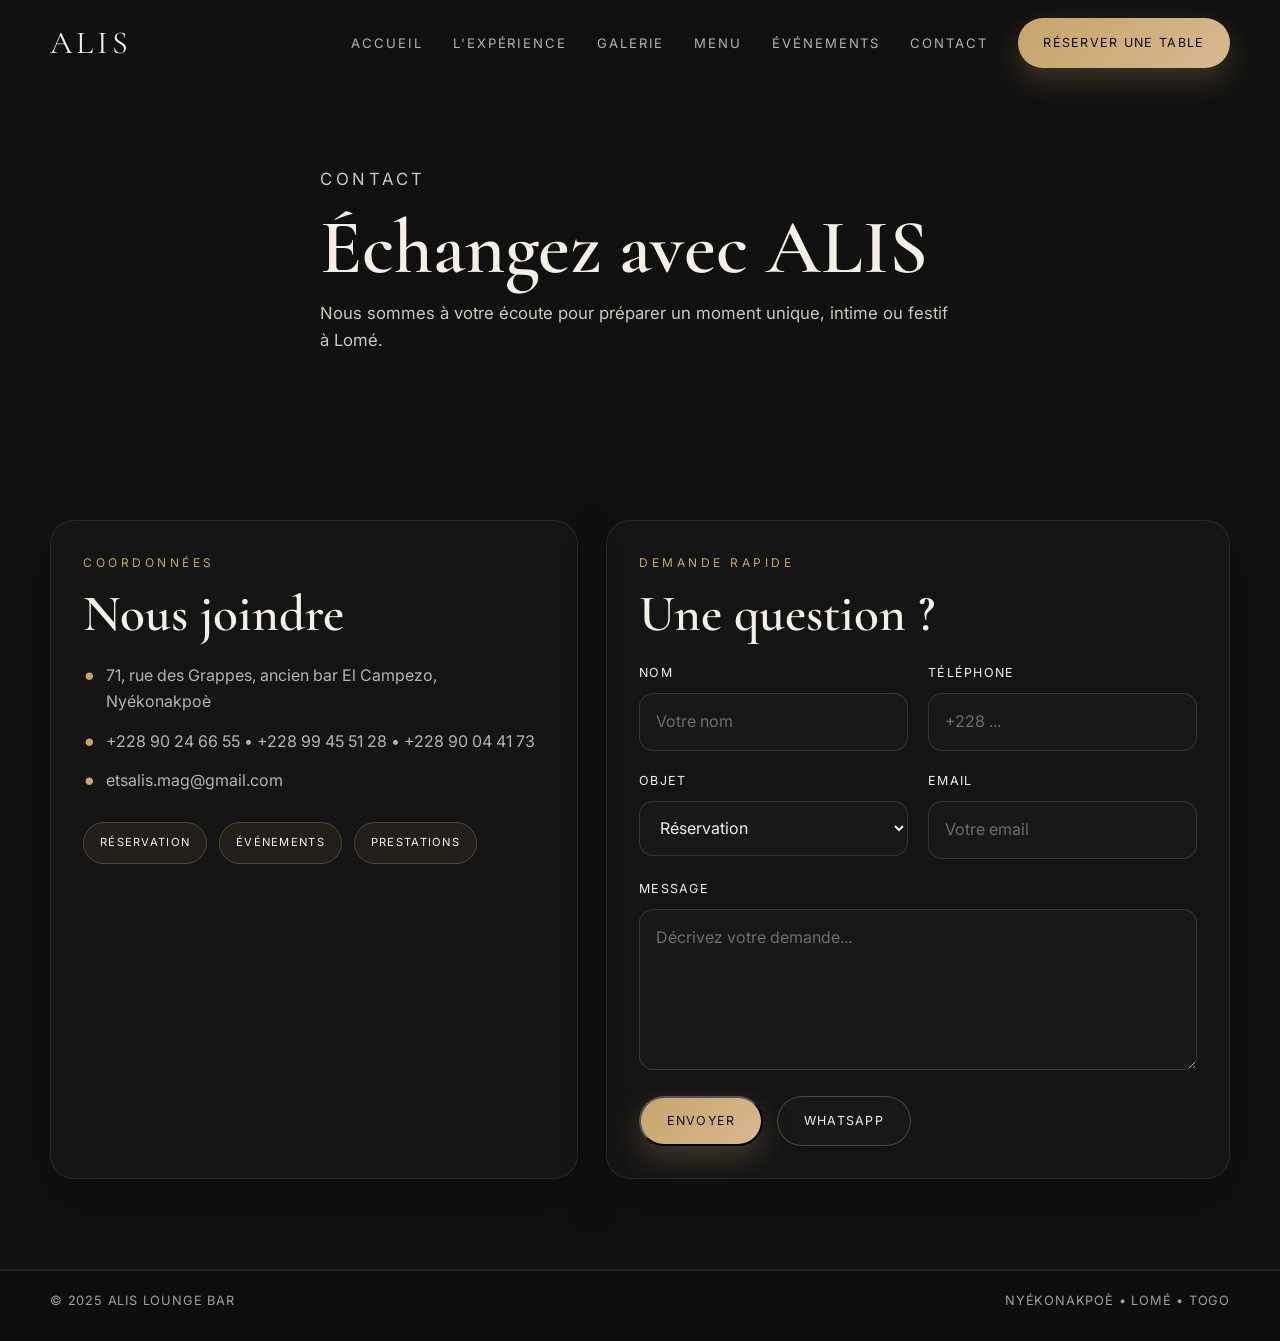
<file: contact.html>
<!DOCTYPE html>
<html lang="fr">
  <head>
    <meta charset="UTF-8" />
    <meta name="viewport" content="width=device-width, initial-scale=1.0" />
    <meta
      name="description"
      content="Contactez ALIS Lounge BAR à Lomé. Réservez une table ou demandez un renseignement directement."
    />
    <title>Contact | ALIS Lounge BAR</title>
    <link rel="preconnect" href="https://fonts.googleapis.com" />
    <link rel="preconnect" href="https://fonts.gstatic.com" crossorigin />
    <link
      href="https://fonts.googleapis.com/css2?family=Cormorant+Garamond:wght@400;500;600;700&family=Inter:wght@400;500;600;700&display=swap"
      rel="stylesheet"
    />
    <link rel="stylesheet" href="styles.css" />
  </head>
  <body class="contact-page">
    <header class="site-header">
      <nav class="nav container" aria-label="Navigation principale">
        <a href="index.html" class="brand" aria-label="ALIS Lounge BAR Accueil">
          <span class="brand-mark">ALIS</span>
        </a>

        <button class="nav-toggle" aria-label="Ouvrir le menu" aria-expanded="false">
          <span></span>
          <span></span>
          <span></span>
        </button>

        <div class="nav-panel">
          <ul class="nav-links">
            <li><a href="index.html#home">Accueil</a></li>
            <li><a href="index.html#experience">L'expérience</a></li>
            <li><a href="index.html#gallery">Galerie</a></li>
            <li><a href="index.html#menu">Menu</a></li>
            <li><a href="index.html#events">Événements</a></li>
            <li><a href="contact.html">Contact</a></li>
          </ul>

          <a href="reservation.html" class="btn btn-primary nav-cta">Réserver une table</a>
        </div>
      </nav>
    </header>

    <main>
      <section class="contact-hero">
        <div class="contact-overlay"></div>
        <div class="container contact-hero-content">
          <p class="section-kicker">Contact</p>
          <h1>Échangez avec ALIS</h1>
          <p>Nous sommes à votre écoute pour préparer un moment unique, intime ou festif à Lomé.</p>
        </div>
      </section>

      <section class="container contact-shell">
        <div class="contact-card contact-infos">
          <div class="reservation-card__head">
            <p class="section-kicker">Coordonnées</p>
            <h2>Nous joindre</h2>
          </div>

          <ul id="reservation-contact-list" class="contact-list"></ul>

          <div class="contact-badges">
            <span>Réservation</span>
            <span>Événements</span>
            <span>Prestations</span>
          </div>
        </div>

        <div class="contact-card contact-form-card">
          <div class="reservation-card__head">
            <p class="section-kicker">Demande rapide</p>
            <h2>Une question ?</h2>
          </div>

          <form id="contact-form" class="reservation-form">
            <div class="form-grid">
              <label class="field">
                <span>Nom</span>
                <input type="text" name="name" placeholder="Votre nom" required />
              </label>

              <label class="field">
                <span>Téléphone</span>
                <input type="tel" name="phone" placeholder="+228 ..." required />
              </label>

              <label class="field">
                <span>Objet</span>
                <select name="subject">
                  <option value="Réservation">Réservation</option>
                  <option value="Question">Question</option>
                  <option value="Événement">Événement</option>
                  <option value="Autre">Autre</option>
                </select>
              </label>

              <label class="field">
                <span>Email</span>
                <input type="email" name="email" placeholder="Votre email" />
              </label>
            </div>

            <label class="field field-full">
              <span>Message</span>
              <textarea name="message" rows="5" placeholder="Décrivez votre demande..." required></textarea>
            </label>

            <div class="reservation-actions">
              <button type="submit" class="btn btn-primary">Envoyer</button>
              <a href="https://wa.me/22890246655?text=Bonjour%20ALIS%20Lounge%20BAR%2C%20je%20souhaite%20vous%20contacter." class="btn btn-secondary" target="_blank" rel="noreferrer">WhatsApp</a>
            </div>
          </form>
        </div>
      </section>
    </main>

    <footer class="site-footer">
      <div class="footer-bottom">
        <div class="container footer-bottom-inner">
          <span>© 2025 ALIS Lounge BAR</span>
          <span>Nyékonakpoè • Lomé • Togo</span>
        </div>
      </div>
    </footer>

    <script src="config.js"></script>
    <script src="script.js"></script>
  </body>
</html>
</file>
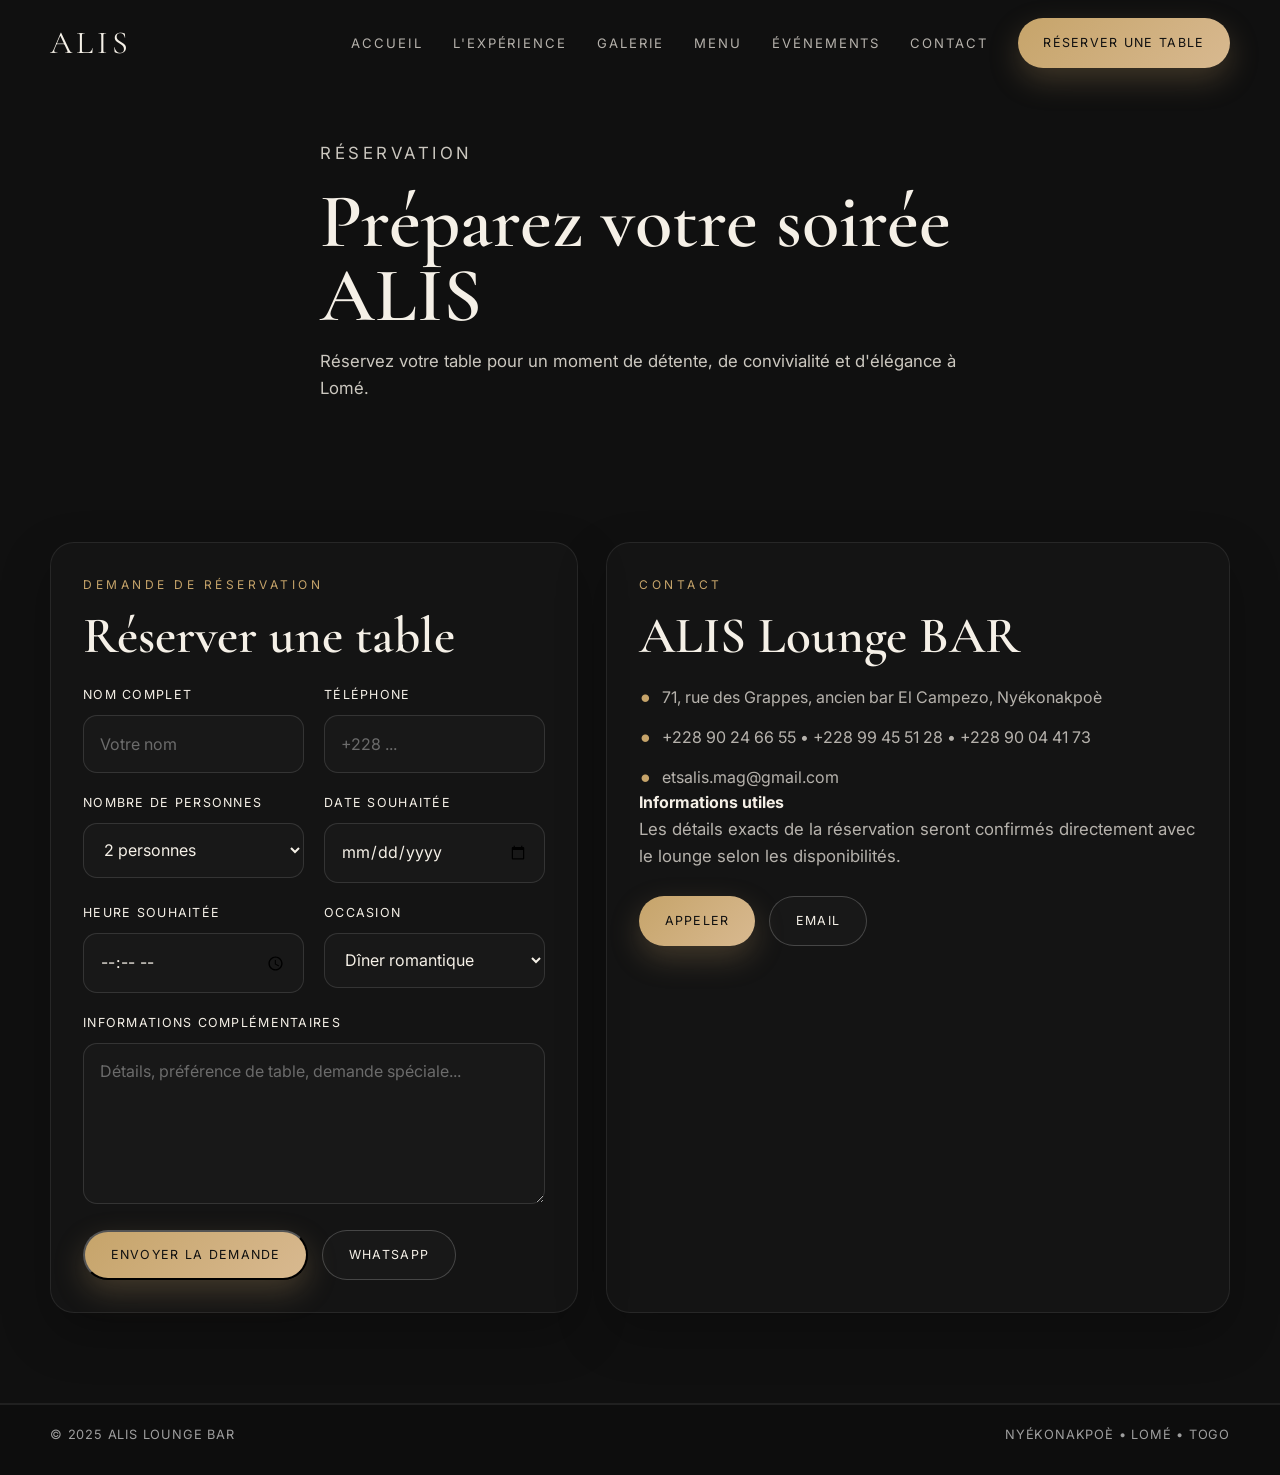
<file: reservation.html>
<!DOCTYPE html>
<html lang="fr">
  <head>
    <meta charset="UTF-8" />
    <meta name="viewport" content="width=device-width, initial-scale=1.0" />
    <meta
      name="description"
      content="Réservez une table au ALIS Lounge BAR à Lomé. Une demande rapide et élégante pour organiser votre moment lounge."
    />
    <title>Réservation | ALIS Lounge BAR</title>
    <link rel="preconnect" href="https://fonts.googleapis.com" />
    <link rel="preconnect" href="https://fonts.gstatic.com" crossorigin />
    <link
      href="https://fonts.googleapis.com/css2?family=Cormorant+Garamond:wght@400;500;600;700&family=Inter:wght@400;500;600;700&display=swap"
      rel="stylesheet"
    />
    <link rel="stylesheet" href="styles.css" />
  </head>
  <body class="reservation-page">
    <header class="site-header">
      <nav class="nav container" aria-label="Navigation principale">
        <a href="index.html" class="brand" aria-label="ALIS Lounge BAR Accueil">
          <span class="brand-mark">ALIS</span>
        </a>

        <button class="nav-toggle" aria-label="Ouvrir le menu" aria-expanded="false">
          <span></span>
          <span></span>
          <span></span>
        </button>

        <div class="nav-panel">
          <ul class="nav-links">
            <li><a href="index.html#home">Accueil</a></li>
            <li><a href="index.html#experience">L'expérience</a></li>
            <li><a href="index.html#gallery">Galerie</a></li>
            <li><a href="index.html#menu">Menu</a></li>
            <li><a href="index.html#events">Événements</a></li>
            <li><a href="index.html#contact">Contact</a></li>
          </ul>

          <a href="reservation.html" class="btn btn-primary nav-cta">Réserver une table</a>
        </div>
      </nav>
    </header>

    <main>
      <section class="reservation-hero">
        <div class="reservation-overlay"></div>
        <div class="container reservation-hero-content">
          <p class="section-kicker">Réservation</p>
          <h1>Préparez votre soirée ALIS</h1>
          <p>
            Réservez votre table pour un moment de détente, de convivialité et d'élégance à Lomé.
          </p>
        </div>
      </section>

      <section class="reservation-shell container">
        <div class="reservation-card reservation-form-card">
          <div class="reservation-card__head">
            <p class="section-kicker">Demande de réservation</p>
            <h2>Réserver une table</h2>
          </div>

          <form id="reservation-form" class="reservation-form">
            <div class="form-grid">
              <label class="field">
                <span>Nom complet</span>
                <input type="text" name="name" placeholder="Votre nom" required />
              </label>

              <label class="field">
                <span>Téléphone</span>
                <input type="tel" name="phone" placeholder="+228 ..." required />
              </label>

              <label class="field">
                <span>Nombre de personnes</span>
                <select name="guests" required>
                  <option value="2">2 personnes</option>
                  <option value="4">4 personnes</option>
                  <option value="6">6 personnes</option>
                  <option value="8">8 personnes</option>
                  <option value="10+">10 personnes et plus</option>
                </select>
              </label>

              <label class="field">
                <span>Date souhaitée</span>
                <input type="date" name="date" required />
              </label>

              <label class="field">
                <span>Heure souhaitée</span>
                <input type="time" name="time" required />
              </label>

              <label class="field">
                <span>Occasion</span>
                <select name="occasion">
                  <option value="Dîner romantique">Dîner romantique</option>
                  <option value="Rencontre entre amis">Rencontre entre amis</option>
                  <option value="Soirée / événement">Soirée / événement</option>
                  <option value="Autre">Autre</option>
                </select>
              </label>
            </div>

            <label class="field field-full">
              <span>Informations complémentaires</span>
              <textarea name="message" rows="5" placeholder="Détails, préférence de table, demande spéciale..."></textarea>
            </label>

            <div class="reservation-actions">
              <button type="submit" class="btn btn-primary">Envoyer la demande</button>
              <a href="https://wa.me/22890246655?text=Bonjour%20ALIS%20Lounge%20BAR%2C%20je%20souhaite%20r%C3%A9server%20une%20table." class="btn btn-secondary" target="_blank" rel="noreferrer">WhatsApp</a>
            </div>
          </form>
        </div>

        <aside class="reservation-card reservation-info-card">
          <div class="reservation-card__head">
            <p class="section-kicker">Contact</p>
            <h2>ALIS Lounge BAR</h2>
          </div>

          <ul id="reservation-contact-list" class="contact-list"></ul>

          <div class="info-banner">
            <strong>Informations utiles</strong>
            <p>
              Les détails exacts de la réservation seront confirmés directement avec le lounge selon les disponibilités.
            </p>
          </div>

          <div class="quick-actions">
            <a href="tel:+22890246655" class="btn btn-primary">Appeler</a>
            <a href="mailto:etsalis.mag@gmail.com" class="btn btn-secondary">Email</a>
          </div>
        </aside>
      </section>
    </main>

    <footer class="site-footer">
      <div class="footer-bottom">
        <div class="container footer-bottom-inner">
          <span>© 2025 ALIS Lounge BAR</span>
          <span>Nyékonakpoè • Lomé • Togo</span>
        </div>
      </div>
    </footer>

    <script src="config.js"></script>
    <script src="script.js"></script>
  </body>
</html>
</file>
<file: styles.css>
:root {
  --bg: #101010;
  --bg-soft: #191919;
  --surface: rgba(25, 25, 25, 0.82);
  --surface-light: #1f1f1f;
  --text: #f5f0e7;
  --text-soft: rgba(245, 240, 231, 0.72);
  --gold: #c6a46a;
  --gold-soft: rgba(198, 164, 106, 0.18);
  --line: rgba(255, 255, 255, 0.08);
  --shadow: 0 20px 50px rgba(0, 0, 0, 0.25);
  --container: min(1180px, calc(100vw - 48px));
}

* {
  box-sizing: border-box;
  margin: 0;
  padding: 0;
}

html {
  scroll-behavior: smooth;
}

body {
  font-family: 'Inter', sans-serif;
  background: var(--bg);
  color: var(--text);
  line-height: 1.6;
  overflow-x: hidden;
}

img {
  width: 100%;
  display: block;
}

a {
  color: inherit;
  text-decoration: none;
}

button,
input,
select,
textarea {
  font: inherit;
}

.container {
  width: var(--container);
  margin: 0 auto;
}

.section {
  padding: 120px 0;
}

.section-kicker {
  font-size: 0.75rem;
  letter-spacing: 0.22rem;
  text-transform: uppercase;
  color: var(--gold);
  margin-bottom: 18px;
}

h1, h2, h3 {
  font-family: 'Cormorant Garamond', serif;
  line-height: 0.96;
  font-weight: 600;
}

h2 {
  font-size: clamp(2.5rem, 4vw, 4.3rem);
  margin-bottom: 20px;
}

p {
  color: var(--text-soft);
  font-size: 1.05rem;
}

.site-header {
  position: fixed;
  top: 0;
  left: 0;
  width: 100%;
  z-index: 100;
  transition: background 0.35s ease, box-shadow 0.35s ease;
}

.site-header.scrolled {
  background: rgba(16, 16, 16, 0.9);
  box-shadow: 0 10px 25px rgba(0, 0, 0, 0.12);
  backdrop-filter: blur(12px);
}

.nav {
  display: flex;
  align-items: center;
  justify-content: space-between;
  min-height: 86px;
  gap: 20px;
}

.brand {
  display: inline-flex;
  align-items: center;
  justify-content: center;
}

.brand-mark {
  font-family: 'Cormorant Garamond', serif;
  font-size: clamp(2rem, 2vw, 2.4rem);
  letter-spacing: 0.24rem;
  color: var(--text);
}

.nav-panel {
  display: flex;
  align-items: center;
  gap: 30px;
}

.nav-links {
  list-style: none;
  display: flex;
  align-items: center;
  gap: 30px;
}

.nav-links a {
  color: var(--text-soft);
  font-size: 0.82rem;
  letter-spacing: 0.12rem;
  text-transform: uppercase;
  transition: color 0.2s ease;
}

.nav-links a:hover,
.nav-links a:focus-visible {
  color: var(--text);
}

.btn {
  display: inline-flex;
  align-items: center;
  justify-content: center;
  min-height: 50px;
  padding: 0 1.6rem;
  border-radius: 999px;
  font-size: 0.78rem;
  letter-spacing: 0.08rem;
  text-transform: uppercase;
  transition: transform 0.25s ease, background 0.25s ease, border-color 0.25s ease;
}

.btn:hover,
.btn:focus-visible {
  transform: translateY(-1px);
}

.btn-primary {
  background: linear-gradient(135deg, var(--gold), #d8b990);
  color: var(--bg);
  box-shadow: 0 12px 30px rgba(198, 164, 106, 0.25);
}

.btn-secondary {
  border: 1px solid rgba(255, 255, 255, 0.2);
  color: var(--text);
  background: rgba(255, 255, 255, 0.02);
}

.hero {
  position: relative;
  min-height: 100vh;
  display: flex;
  align-items: center;
  justify-content: center;
  background-image: url('https://images.unsplash.com/photo-1514362545857-3bc16c4c7d1b?auto=format&fit=crop&w=1800&q=80');
  background-position: center;
  background-size: cover;
  isolation: isolate;
}

.hero-overlay {
  position: absolute;
  inset: 0;
  background: linear-gradient(90deg, rgba(16, 16, 16, 0.82), rgba(16,16,16,0.48), rgba(16,16,16,0.2));
  z-index: 0;
}

.hero-inner {
  position: relative;
  z-index: 1;
  max-width: 760px;
  padding-top: 120px;
  padding-bottom: 80px;
}

.eyebrow {
  display: inline-flex;
  padding: 0.55rem 0.9rem;
  border: 1px solid rgba(255,255,255,0.2);
  background: rgba(255,255,255,0.04);
  border-radius: 999px;
  text-transform: uppercase;
  letter-spacing: 0.16rem;
  font-size: 0.7rem;
  margin-bottom: 1.4rem;
}

.hero h1 {
  font-size: clamp(4rem, 7vw, 8rem);
  letter-spacing: -0.04em;
  margin-bottom: 1rem;
}

.hero-tagline {
  font-family: 'Cormorant Garamond', serif;
  font-size: clamp(2.2rem, 3.3vw, 3.9rem);
  color: var(--text);
  line-height: 1;
  margin-bottom: 1rem;
}

.hero-copy {
  max-width: 680px;
  font-size: 1.08rem;
  color: rgba(245, 240, 231, 0.8);
  margin-bottom: 2rem;
}

.hero-actions {
  display: flex;
  flex-wrap: wrap;
  gap: 18px;
  margin-bottom: 2.3rem;
}

.hero-meta {
  display: flex;
  flex-wrap: wrap;
  gap: 16px;
  color: rgba(245, 240, 231, 0.75);
  font-size: 0.82rem;
  letter-spacing: 0.07rem;
  text-transform: uppercase;
}

.hero-meta span {
  position: relative;
  padding-right: 18px;
}

.hero-meta span:not(:last-child)::after {
  content: '•';
  position: absolute;
  right: 0;
  top: 0;
  color: var(--gold);
}

.hero-summary {
  position: relative;
  z-index: 1;
  display: grid;
  grid-template-columns: repeat(3, minmax(0, 1fr));
  gap: 18px;
  margin-top: -30px;
  padding-bottom: 40px;
}

.hero-summary article {
  padding: 22px 24px;
  background: rgba(17, 17, 17, 0.68);
  border: 1px solid rgba(255,255,255,0.08);
  border-radius: 20px;
  backdrop-filter: blur(8px);
}

.hero-summary span {
  display: block;
  color: var(--gold);
  font-size: 0.7rem;
  letter-spacing: 0.12rem;
  text-transform: uppercase;
  margin-bottom: 8px;
}

.hero-summary strong {
  font-size: 1.1rem;
  font-weight: 600;
}

.scroll-indicator {
  position: absolute;
  bottom: 34px;
  left: 50%;
  transform: translateX(-50%);
  display: inline-flex;
  flex-direction: column;
  align-items: center;
  gap: 8px;
  color: rgba(255,255,255,0.7);
  text-transform: uppercase;
  letter-spacing: 0.16rem;
  font-size: 0.65rem;
}

.scroll-line {
  width: 1px;
  height: 70px;
  background: linear-gradient(to bottom, rgba(255,255,255,0), rgba(255,255,255,1), rgba(255,255,255,0));
  animation: pulse 1.8s ease-in-out infinite;
}

@keyframes pulse {
  0% { opacity: 0.3; transform: scaleY(0.7); }
  50% { opacity: 1; transform: scaleY(1); }
  100% { opacity: 0.3; transform: scaleY(0.7); }
}

.experience {
  background: linear-gradient(180deg, rgba(17,17,17,1), rgba(19,19,19,1));
}

.experience-grid {
  display: grid;
  grid-template-columns: 1.1fr 1fr;
  gap: 58px;
  align-items: center;
}

.experience-visual img {
  height: 680px;
  object-fit: cover;
  border-radius: 22px;
  box-shadow: var(--shadow);
}

.experience-content {
  padding-right: 20px;
}

.experience-content p + p {
  margin-top: 1.3rem;
}

.experience-pills {
  display: flex;
  flex-wrap: wrap;
  gap: 12px;
  margin-top: 2rem;
}

.experience-pills span {
  display: inline-flex;
  align-items: center;
  justify-content: center;
  padding: 0.68rem 1rem;
  border-radius: 999px;
  background: rgba(198, 164, 106, 0.08);
  border: 1px solid rgba(198, 164, 106, 0.24);
  color: var(--text);
  font-size: 0.75rem;
  letter-spacing: 0.08rem;
  text-transform: uppercase;
}

.signature-section {
  background: rgba(255,255,255,0.02);
}

.section-heading {
  text-align: center;
  margin-bottom: 48px;
}

.align-left {
  text-align: left;
}

.signature-grid {
  display: grid;
  grid-template-columns: repeat(3, minmax(0, 1fr));
  gap: 24px;
}

.signature-card {
  padding: 32px 26px;
  border: 1px solid rgba(255,255,255,0.08);
  border-radius: 24px;
  background: rgba(255,255,255,0.015);
  box-shadow: var(--shadow);
}

.signature-card h3 {
  font-size: clamp(2.2rem, 3vw, 3rem);
  margin-bottom: 12px;
}

.signature-icon {
  display: inline-flex;
  width: 52px;
  height: 52px;
  border-radius: 50%;
  align-items: center;
  justify-content: center;
  background: rgba(198,164,106,0.12);
  border: 1px solid rgba(198,164,106,0.3);
  color: var(--gold);
  font-size: 0.85rem;
  font-weight: 700;
  margin-bottom: 14px;
}

.gallery-section {
  background: rgba(255,255,255,0.01);
}

.gallery-filters {
  display: flex;
  justify-content: center;
  flex-wrap: wrap;
  gap: 12px;
  margin-bottom: 32px;
}

.filter {
  border: 1px solid rgba(255,255,255,0.08);
  background: transparent;
  color: var(--text-soft);
  padding: 0.75rem 1.1rem;
  border-radius: 999px;
  cursor: pointer;
  transition: all 0.2s ease;
  font-size: 0.72rem;
  letter-spacing: 0.08rem;
  text-transform: uppercase;
}

.filter.active,
.filter:hover {
  background: rgba(198, 164, 106, 0.12);
  color: var(--text);
  border-color: rgba(198, 164, 106, 0.35);
}

.gallery-grid {
  display: grid;
  grid-template-columns: repeat(12, minmax(0, 1fr));
  gap: 16px;
}

.gallery-item {
  grid-column: span 4;
  position: relative;
  overflow: hidden;
  border-radius: 18px;
  cursor: pointer;
  min-height: 300px;
  background: #111;
}

.gallery-item.tall {
  grid-column: span 3;
  min-height: 420px;
}

.gallery-item.wide {
  grid-column: span 6;
  min-height: 360px;
}

.gallery-item img {
  height: 100%;
  object-fit: cover;
  transition: transform 0.5s ease, filter 0.5s ease;
}

.gallery-item::after {
  content: '';
  position: absolute;
  inset: 0;
  background: linear-gradient(to top, rgba(0,0,0,0.68), rgba(0,0,0,0));
}

.gallery-item:hover img,
.gallery-item:focus-visible img {
  transform: scale(1.05);
}

.gallery-item figcaption {
  position: absolute;
  left: 18px;
  right: 18px;
  bottom: 18px;
  z-index: 1;
  display: flex;
  justify-content: space-between;
  align-items: end;
  gap: 20px;
}

.gallery-item figcaption span {
  font-size: 0.72rem;
  letter-spacing: 0.1rem;
  text-transform: uppercase;
  color: rgba(255,255,255,0.72);
}

.gallery-item figcaption strong {
  font-family: 'Cormorant Garamond', serif;
  font-size: clamp(1.5rem, 2vw, 2.15rem);
  line-height: 1;
}

.menu-section {
  background: linear-gradient(180deg, rgba(17, 17, 17, 0.95), rgba(16,16,16,1));
}

.menu-grid,
.events-grid {
  display: grid;
  grid-template-columns: repeat(3, minmax(0, 1fr));
  gap: 24px;
}

.menu-card,
.event-card {
  background: rgba(255,255,255,0.02);
  border: 1px solid var(--line);
  border-radius: 24px;
  padding: 30px 26px;
  box-shadow: var(--shadow);
}

.accent-card {
  background: linear-gradient(135deg, rgba(198,164,106,0.12), rgba(255,255,255,0.02));
  border-color: rgba(198,164,106,0.35);
}

.menu-card__label,
.event-badge {
  display: inline-flex;
  align-items: center;
  justify-content: center;
  padding: 0.5rem 0.85rem;
  border-radius: 999px;
  border: 1px solid rgba(198,164,106,0.3);
  background: rgba(198,164,106,0.08);
  color: var(--gold);
  font-size: 0.65rem;
  letter-spacing: 0.1rem;
  text-transform: uppercase;
  margin-bottom: 1.1rem;
}

.menu-card h3,
.event-card h3 {
  font-size: clamp(2.1rem, 3vw, 2.8rem);
  margin-bottom: 0.75rem;
}

.event-card--large {
  min-height: 240px;
}

.site-footer {
  background: #0d0d0d;
  border-top: 1px solid var(--line);
}

.footer-grid {
  display: grid;
  grid-template-columns: 1.4fr 1.1fr 1.1fr;
  gap: 30px;
  padding: 80px 0 40px;
}

.footer-branding p,
.footer-cta p,
.contact-list li {
  color: var(--text-soft);
}

.brand-footer {
  margin-bottom: 18px;
}

.footer-contact h3,
.footer-cta h3 {
  font-size: 2.2rem;
  margin-bottom: 16px;
}

.contact-list {
  list-style: none;
  display: grid;
  gap: 14px;
}

.contact-list li {
  display: flex;
  align-items: flex-start;
  gap: 10px;
}

.contact-list li::before {
  content: '•';
  color: var(--gold);
  font-size: 1.5rem;
  line-height: 1;
}

.footer-actions {
  display: flex;
  flex-wrap: wrap;
  gap: 12px;
  margin-top: 1.2rem;
}

.footer-bottom {
  border-top: 1px solid var(--line);
  padding: 20px 0 30px;
}

.footer-bottom-inner {
  display: flex;
  justify-content: space-between;
  gap: 20px;
  color: rgba(255,255,255,0.6);
  font-size: 0.8rem;
  letter-spacing: 0.05rem;
  text-transform: uppercase;
}

.whatsapp-float {
  position: fixed;
  right: 20px;
  bottom: 22px;
  z-index: 50;
  display: inline-flex;
  align-items: center;
  justify-content: center;
  min-height: 54px;
  padding: 0 1.2rem;
  border-radius: 999px;
  background: #25d366;
  color: #0f2a17;
  box-shadow: 0 12px 30px rgba(37, 211, 102, 0.35);
  font-weight: 700;
  letter-spacing: 0.04rem;
}

.nav-toggle {
  display: none;
  width: 46px;
  height: 46px;
  background: rgba(255,255,255,0.02);
  border: 1px solid var(--line);
  border-radius: 12px;
  padding: 10px 9px;
  cursor: pointer;
}

.nav-toggle span {
  display: block;
  width: 100%;
  height: 2px;
  background: var(--text);
  border-radius: 999px;
}

.nav-toggle span + span {
  margin-top: 5px;
}

.lightbox {
  position: fixed;
  inset: 0;
  display: flex;
  align-items: center;
  justify-content: center;
  background: rgba(0, 0, 0, 0.86);
  opacity: 0;
  pointer-events: none;
  transition: opacity 0.28s ease;
  z-index: 1000;
}

.lightbox.show {
  opacity: 1;
  pointer-events: auto;
}

.lightbox img {
  max-width: min(88vw, 1100px);
  max-height: 82vh;
  object-fit: cover;
  border-radius: 20px;
  box-shadow: 0 30px 80px rgba(0,0,0,0.35);
}

.lightbox-close,
.lightbox-nav {
  position: absolute;
  border: none;
  background: rgba(255,255,255,0.08);
  color: var(--text);
  width: 54px;
  height: 54px;
  border-radius: 50%;
  font-size: 2.2rem;
  cursor: pointer;
}

.lightbox-close {
  top: 22px;
  right: 22px;
}

.lightbox-prev {
  left: 28px;
}

.lightbox-next {
  right: 28px;
}

.reservation-page,
.contact-page {
  background: #101010;
}

.reservation-hero,
.contact-hero {
  position: relative;
  min-height: 460px;
  display: flex;
  align-items: center;
  background-size: cover;
  background-position: center;
  isolation: isolate;
}

.reservation-overlay,
.contact-overlay {
  position: absolute;
  inset: 0;
  background: linear-gradient(90deg, rgba(16, 16, 16, 0.86), rgba(16, 16, 16, 0.54));
  z-index: 0;
}

.reservation-hero-content,
.contact-hero-content {
  position: relative;
  z-index: 1;
  padding-top: 140px;
  padding-bottom: 80px;
  max-width: 640px;
}

.reservation-hero h1,
.contact-hero h1 {
  font-size: clamp(3.2rem, 6vw, 5.5rem);
  margin-bottom: 1rem;
}

.reservation-hero p,
.contact-hero p {
  font-size: 1.05rem;
  color: rgba(245, 240, 231, 0.82);
}

.reservation-shell,
.contact-shell {
  display: grid;
  grid-template-columns: 1.1fr 1.3fr;
  gap: 28px;
  padding-top: 60px;
  padding-bottom: 90px;
}

.reservation-card,
.contact-card {
  background: rgba(255,255,255,0.02);
  border: 1px solid rgba(255,255,255,0.08);
  border-radius: 24px;
  padding: 32px;
  box-shadow: var(--shadow);
}

.reservation-card__head {
  margin-bottom: 24px;
}

.reservation-card__head h2 {
  font-size: clamp(2.5rem, 4vw, 3.4rem);
}

.form-grid {
  display: grid;
  grid-template-columns: repeat(2, minmax(0, 1fr));
  gap: 20px;
}

.field {
  display: flex;
  flex-direction: column;
  gap: 10px;
}

.field span {
  color: var(--text);
  font-size: 0.78rem;
  letter-spacing: 0.08rem;
  text-transform: uppercase;
}

.field input,
.field select,
.field textarea {
  width: 100%;
  border: 1px solid rgba(255,255,255,0.12);
  background: rgba(255,255,255,0.02);
  border-radius: 14px;
  color: var(--text);
  padding: 0.95rem 1rem;
}

.field input::placeholder,
.field textarea::placeholder {
  color: rgba(255,255,255,0.36);
}

.field textarea {
  resize: vertical;
  min-height: 150px;
}

.field-full {
  margin-top: 20px;
}

.reservation-actions,
.quick-actions {
  display: flex;
  flex-wrap: wrap;
  gap: 14px;
  margin-top: 26px;
}

.contact-badges {
  display: flex;
  flex-wrap: wrap;
  gap: 12px;
  margin-top: 28px;
}

.contact-badges span {
  display: inline-flex;
  align-items: center;
  justify-content: center;
  padding: 0.7rem 1rem;
  border-radius: 999px;
  background: rgba(198,164,106,0.08);
  border: 1px solid rgba(198,164,106,0.28);
  color: var(--text);
  font-size: 0.7rem;
  letter-spacing: 0.08rem;
  text-transform: uppercase;
}

@media (max-width: 980px) {
  .nav-toggle {
    display: block;
  }

  .nav-panel {
    position: absolute;
    top: 86px;
    right: 24px;
    left: 24px;
    display: none;
    flex-direction: column;
    align-items: stretch;
    background: rgba(17,17,17,0.98);
    border: 1px solid var(--line);
    border-radius: 18px;
    padding: 22px;
    box-shadow: var(--shadow);
  }

  .nav-panel.is-open {
    display: flex;
  }

  .nav-links {
    flex-direction: column;
    align-items: flex-start;
    gap: 18px;
  }

  .nav-cta {
    width: 100%;
  }

  .experience-grid,
  .menu-grid,
  .events-grid,
  .footer-grid,
  .reservation-shell,
  .contact-shell,
  .signature-grid {
    grid-template-columns: 1fr;
  }

  .experience-visual img {
    height: 520px;
  }

  .gallery-item,
  .gallery-item.tall,
  .gallery-item.wide {
    grid-column: span 6;
  }
}

@media (max-width: 640px) {
  .section {
    padding: 90px 0;
  }

  .hero h1 {
    font-size: 3.2rem;
  }

  .hero-inner {
    padding-top: 100px;
  }

  .hero-summary {
    grid-template-columns: 1fr;
    margin-top: 0;
  }

  .hero-actions,
  .reservation-actions,
  .quick-actions {
    flex-direction: column;
    align-items: stretch;
  }

  .form-grid {
    grid-template-columns: 1fr;
  }

  .gallery-item,
  .gallery-item.tall,
  .gallery-item.wide {
    grid-column: span 12;
    min-height: 330px;
  }

  .footer-bottom-inner {
    flex-direction: column;
    align-items: flex-start;
  }

  .whatsapp-float {
    right: 16px;
    bottom: 16px;
  }
}
</file>
